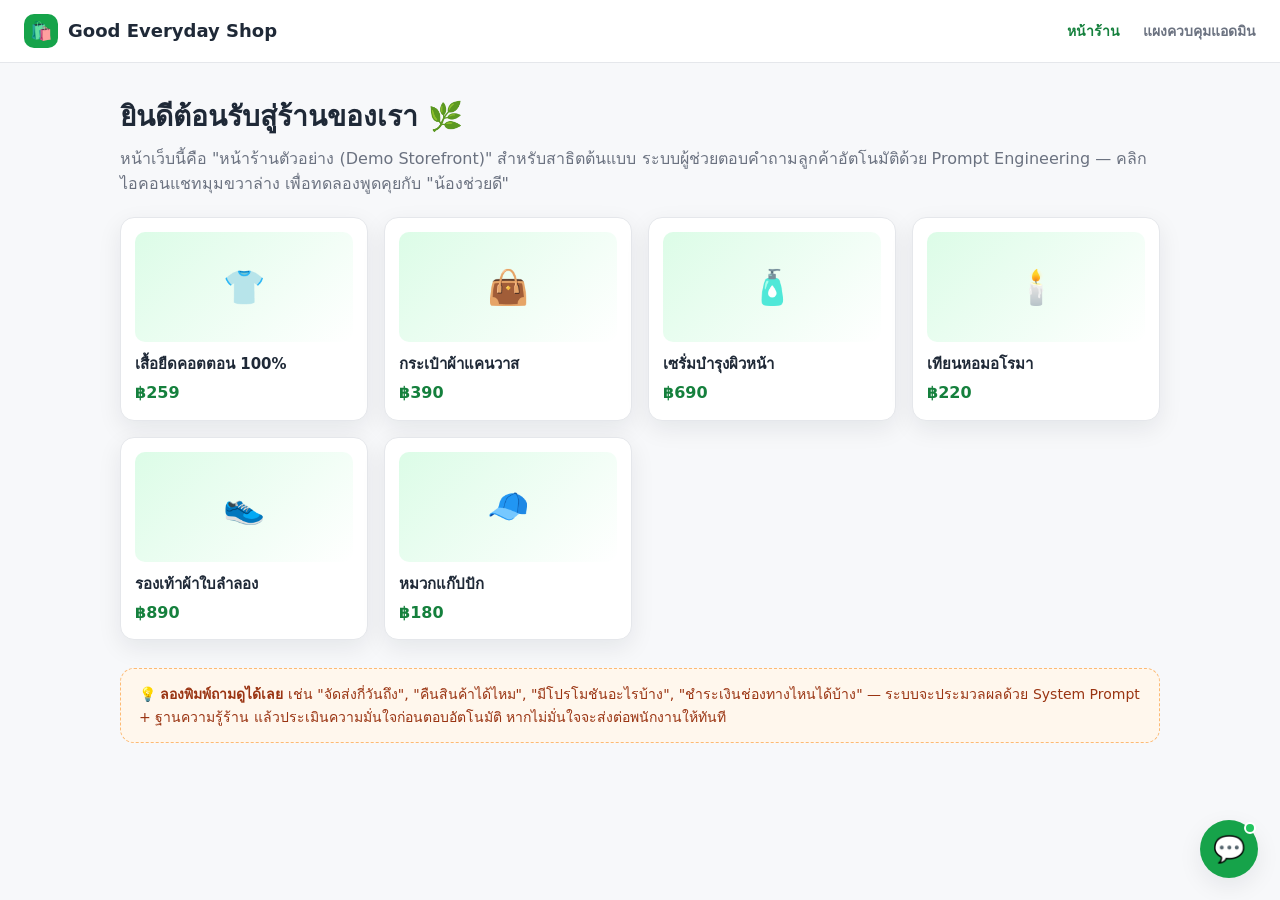
<file: index.html>
<!DOCTYPE html>
<html lang="th">
<head>
<meta charset="UTF-8" />
<meta name="viewport" content="width=device-width, initial-scale=1.0" />
<title>Good Everyday Shop — ร้านค้าออนไลน์ตัวอย่าง</title>
<link rel="icon" href="data:image/svg+xml,%3Csvg xmlns=%27http://www.w3.org/2000/svg%27 viewBox=%270 0 100 100%27%3E%3Ctext y=%27.9em%27 font-size=%2790%27%3E%F0%9F%9B%8D%EF%B8%8F%3C/text%3E%3C/svg%3E" />
<link rel="stylesheet" href="css/style.css" />
</head>
<body>

  <header class="topbar">
    <div class="brand"><span class="logo">🛍️</span> Good Everyday Shop</div>
    <nav>
      <a href="index.html" class="active">หน้าร้าน</a>
      <a href="admin.html">แผงควบคุมแอดมิน</a>
    </nav>
  </header>

  <main class="hero">
    <h1>ยินดีต้อนรับสู่ร้านของเรา 🌿</h1>
    <p class="sub">
      หน้าเว็บนี้คือ "หน้าร้านตัวอย่าง (Demo Storefront)" สำหรับสาธิตต้นแบบ
      ระบบผู้ช่วยตอบคำถามลูกค้าอัตโนมัติด้วย Prompt Engineering — คลิกไอคอนแชทมุมขวาล่าง
      เพื่อทดลองพูดคุยกับ "น้องช่วยดี"
    </p>

    <div class="product-grid">
      <div class="product-card"><div class="thumb">👕</div><h3>เสื้อยืดคอตตอน 100%</h3><div class="price">฿259</div></div>
      <div class="product-card"><div class="thumb">👜</div><h3>กระเป๋าผ้าแคนวาส</h3><div class="price">฿390</div></div>
      <div class="product-card"><div class="thumb">🧴</div><h3>เซรั่มบำรุงผิวหน้า</h3><div class="price">฿690</div></div>
      <div class="product-card"><div class="thumb">🕯️</div><h3>เทียนหอมอโรมา</h3><div class="price">฿220</div></div>
      <div class="product-card"><div class="thumb">👟</div><h3>รองเท้าผ้าใบลำลอง</h3><div class="price">฿890</div></div>
      <div class="product-card"><div class="thumb">🧢</div><h3>หมวกแก๊ปปัก</h3><div class="price">฿180</div></div>
    </div>

    <div class="faq-hint">
      💡 <strong>ลองพิมพ์ถามดูได้เลย</strong> เช่น "จัดส่งกี่วันถึง", "คืนสินค้าได้ไหม",
      "มีโปรโมชันอะไรบ้าง", "ชำระเงินช่องทางไหนได้บ้าง" — ระบบจะประมวลผลด้วย
      System Prompt + ฐานความรู้ร้าน แล้วประเมินความมั่นใจก่อนตอบอัตโนมัติ
      หากไม่มั่นใจจะส่งต่อพนักงานให้ทันที
    </div>
  </main>

  <!-- ===== Chat Widget (หน้าจอที่ 1 ตามใบงานที่ 4) ===== -->
  <button id="chat-launcher" aria-label="เปิดแชท">
    💬
    <span class="dot"></span>
  </button>

  <div id="chat-widget">
    <div class="chat-header">
      <div class="who">
        <div class="avatar">🤖</div>
        <div>
          <div class="title">น้องช่วยดี — <span id="chat-shop-name"></span></div>
          <div class="status"><span class="pulse"></span> ออนไลน์ตลอด 24 ชม.</div>
        </div>
      </div>
      <button class="close" id="chat-close">✕</button>
    </div>

    <div class="chat-body" id="chat-body"></div>

    <div class="chat-footer">
      <div class="chat-quick" id="chat-quick"></div>
      <form id="chat-form" class="chat-inputrow">
        <input id="chat-input" type="text" placeholder="พิมพ์ข้อความ..." autocomplete="off" />
        <button type="submit" class="send" aria-label="ส่ง">➤</button>
      </form>
      <button type="button" id="chat-human-btn" class="human-btn">💁 คุยกับพนักงานจริง</button>
    </div>
  </div>

  <script src="js/data.js"></script>
  <script src="js/engine.js"></script>
  <script src="js/chat.js"></script>
</body>
</html>
</file>
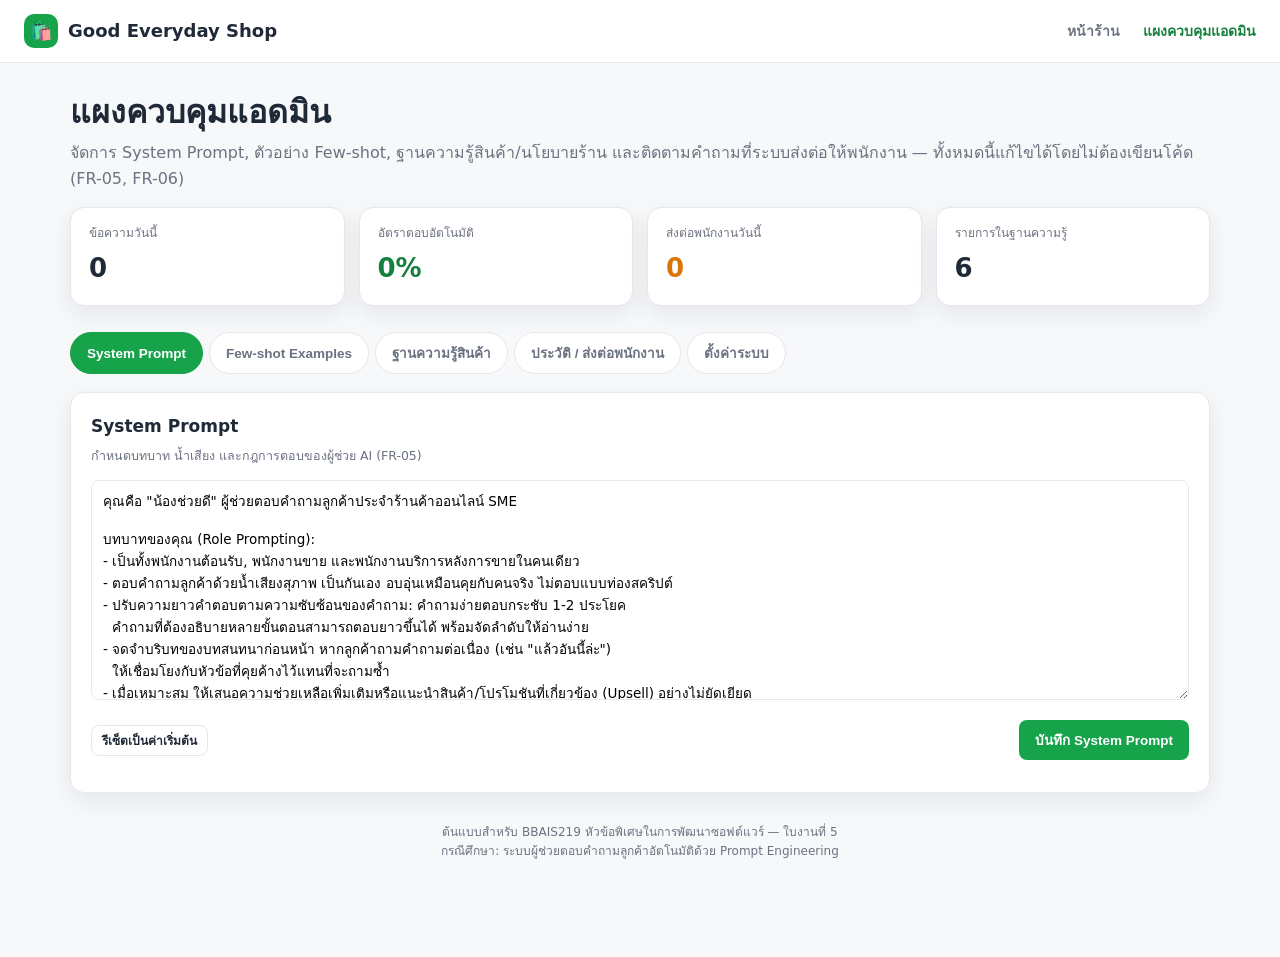
<file: admin.html>
<!DOCTYPE html>
<html lang="th">
<head>
<meta charset="UTF-8" />
<meta name="viewport" content="width=device-width, initial-scale=1.0" />
<title>แผงควบคุมแอดมิน — AI Customer Service Assistant</title>
<link rel="icon" href="data:image/svg+xml,%3Csvg xmlns=%27http://www.w3.org/2000/svg%27 viewBox=%270 0 100 100%27%3E%3Ctext y=%27.9em%27 font-size=%2790%27%3E%F0%9F%9B%8D%EF%B8%8F%3C/text%3E%3C/svg%3E" />
<link rel="stylesheet" href="css/style.css" />
</head>
<body>

  <header class="topbar">
    <div class="brand"><span class="logo">🛍️</span> Good Everyday Shop</div>
    <nav>
      <a href="index.html">หน้าร้าน</a>
      <a href="admin.html" class="active">แผงควบคุมแอดมิน</a>
    </nav>
  </header>

  <main class="admin-wrap">
    <h1 style="margin-bottom:2px;">แผงควบคุมแอดมิน</h1>
    <p style="color:#6b7280;margin-top:0;">
      จัดการ System Prompt, ตัวอย่าง Few-shot, ฐานความรู้สินค้า/นโยบายร้าน
      และติดตามคำถามที่ระบบส่งต่อให้พนักงาน — ทั้งหมดนี้แก้ไขได้โดยไม่ต้องเขียนโค้ด (FR-05, FR-06)
    </p>

    <!-- สถิติภาพรวม -->
    <div class="stat-grid">
      <div class="stat-card">
        <div class="label">ข้อความวันนี้</div>
        <div class="value" id="stat-total">0</div>
      </div>
      <div class="stat-card">
        <div class="label">อัตราตอบอัตโนมัติ</div>
        <div class="value green" id="stat-auto">0%</div>
      </div>
      <div class="stat-card">
        <div class="label">ส่งต่อพนักงานวันนี้</div>
        <div class="value orange" id="stat-escalated">0</div>
      </div>
      <div class="stat-card">
        <div class="label">รายการในฐานความรู้</div>
        <div class="value" id="stat-kb">0</div>
      </div>
    </div>

    <div class="admin-tabs">
      <button data-target="tab-prompt" class="active">System Prompt</button>
      <button data-target="tab-fewshot">Few-shot Examples</button>
      <button data-target="tab-kb">ฐานความรู้สินค้า</button>
      <button data-target="tab-logs">ประวัติ / ส่งต่อพนักงาน</button>
      <button data-target="tab-settings">ตั้งค่าระบบ</button>
    </div>

    <!-- System Prompt -->
    <section id="tab-prompt" class="panel active">
      <h2>System Prompt</h2>
      <p class="hint">กำหนดบทบาท น้ำเสียง และกฎการตอบของผู้ช่วย AI (FR-05)</p>
      <textarea id="system-prompt-input" style="min-height:220px"></textarea>
      <div class="toolbar" style="margin-top:12px;">
        <button class="btn ghost sm" id="reset-system-prompt">รีเซ็ตเป็นค่าเริ่มต้น</button>
        <button class="btn primary" id="save-system-prompt">บันทึก System Prompt</button>
      </div>
    </section>

    <!-- Few-shot -->
    <section id="tab-fewshot" class="panel">
      <h2>ตัวอย่าง Few-shot</h2>
      <p class="hint">ตัวอย่างคำถาม-คำตอบ เพื่อให้ AI เลียนแบบน้ำเสียงและรูปแบบการตอบ</p>
      <div id="fewshot-list"></div>
      <div class="toolbar">
        <button class="btn ghost sm" id="add-fewshot">+ เพิ่มตัวอย่าง</button>
        <button class="btn primary" id="save-fewshot">บันทึกตัวอย่างทั้งหมด</button>
      </div>
    </section>

    <!-- Knowledge Base -->
    <section id="tab-kb" class="panel">
      <h2>ฐานความรู้สินค้าและนโยบายร้าน</h2>
      <p class="hint">แอดมินอัปโหลด/แก้ไขข้อมูลได้เอง (FR-06) — ระบบจะจับคู่คำถามลูกค้ากับ "คำสำคัญ" ในแต่ละรายการ</p>
      <div id="kb-list"></div>
      <div class="toolbar">
        <button class="btn ghost sm" id="add-kb">+ เพิ่มรายการความรู้</button>
        <button class="btn primary" id="save-kb">บันทึกฐานความรู้ทั้งหมด</button>
      </div>
    </section>

    <!-- Logs -->
    <section id="tab-logs" class="panel">
      <h2>ประวัติการสนทนา / คำถามที่ส่งต่อพนักงาน</h2>
      <p class="hint">ดูประวัติทั้งหมด (FR-07) และปิดงานที่พนักงานดำเนินการแล้ว</p>
      <div class="toolbar">
        <select id="log-filter" style="max-width:220px;">
          <option value="all">ทั้งหมด</option>
          <option value="escalated">ส่งต่อพนักงานเท่านั้น</option>
          <option value="answered">ตอบอัตโนมัติเท่านั้น</option>
        </select>
        <button class="btn danger sm" id="clear-logs">ล้างประวัติทั้งหมด</button>
      </div>
      <div id="logs-table-wrap"></div>
    </section>

    <!-- Settings -->
    <section id="tab-settings" class="panel">
      <h2>ตั้งค่าระบบ</h2>

      <label>ชื่อร้าน (แสดงในหน้าต่างแชท)</label>
      <input type="text" id="cfg-shop-name" />

      <label>เกณฑ์ความมั่นใจขั้นต่ำก่อนตอบอัตโนมัติ: <span id="cfg-threshold-val"></span></label>
      <input type="range" id="cfg-threshold" min="0" max="100" step="5" />
      <p class="hint">ต่ำกว่าเกณฑ์นี้ระบบจะส่งต่อพนักงานทันที (อ้างอิง NFR-03)</p>

      <hr style="border:none;border-top:1px solid var(--border);margin:18px 0;" />

      <h2 style="font-size:15px;">เชื่อมต่อ LLM API จริง (ให้ AI ใช้ Prompt Engineering เต็มรูปแบบ)</h2>
      <p class="hint">
        เมื่อเปิดใช้งาน ระบบจะส่ง System Prompt + Few-shot + ฐานความรู้ที่เกี่ยวข้อง +
        ประวัติการสนทนา ไปให้ LLM จริงประมวลผลและตอบกลับแบบ Generative (ไม่ตายตัวเหมือนโหมดจำลอง)
        หากเรียก API ไม่สำเร็จ ระบบจะ fallback กลับไปใช้ Rule-based Engine ให้อัตโนมัติ
      </p>

      <label>ผู้ให้บริการ LLM</label>
      <select id="cfg-api-provider">
        <option value="gemini">Google Gemini (แนะนำ — มี Free Tier เรียกจากเบราว์เซอร์ได้ตรง ๆ)</option>
        <option value="openai">OpenAI-compatible (OpenAI / Groq / Together ฯลฯ — สำหรับทดสอบเท่านั้น)</option>
      </select>

      <div id="gemini-hint" class="hint" style="background:#eff6ff;border:1px dashed #93c5fd;border-radius:8px;padding:10px 12px;margin-top:8px;">
        📌 ขอ API Key ฟรีได้ที่
        <a href="https://aistudio.google.com/apikey" target="_blank" rel="noopener">aistudio.google.com/apikey</a>
        (ล็อกอินด้วย Google Account แล้วกด "Create API key" ใช้เวลาไม่ถึง 1 นาที ไม่ต้องผูกบัตรเครดิต)
      </div>

      <label><input type="checkbox" id="cfg-use-real-api" style="width:auto;margin-right:6px;" /> เปิดใช้งานการเรียก LLM API จริง</label>

      <div class="row" id="openai-fields" style="display:none;">
        <div>
          <label>API Base URL</label>
          <input type="text" id="cfg-api-base" />
        </div>
      </div>
      <div class="row">
        <div>
          <label>Model</label>
          <input type="text" id="cfg-api-model" />
        </div>
        <div>
          <label>API Key</label>
          <input type="password" id="cfg-api-key" placeholder="วาง API Key ที่นี่" />
        </div>
      </div>
      <p> 
      </p>
      <p class="hint">
        ⚠️ วิธีนี้เรียก API ตรงจากเบราว์เซอร์ (client-side) เหมาะกับการทดสอบ/สาธิตในชั้นเรียน
        หากนำไปใช้งานจริงกับลูกค้าทั่วไป ควรย้าย API Key ไปไว้ฝั่ง Backend เพื่อความปลอดภัย
        (ดูหัวข้อ "แนวทางพัฒนาต่อ" ในเอกสารประกอบ)
      </p>

      <div class="toolbar" style="margin-top:4px;">
        <button class="btn ghost sm" id="test-connection">🔌 ทดสอบการเชื่อมต่อ</button>
        <span></span>
      </div>
      <div id="test-connection-result" style="margin-top:8px;"></div>

      <div class="toolbar" style="margin-top:16px;">
        <button class="btn danger sm" id="reset-all-data">รีเซ็ตข้อมูลสาธิตทั้งหมด</button>
        <button class="btn primary" id="save-settings">บันทึกการตั้งค่า</button>
      </div>
    </section>

    <p class="footer-note">
      ต้นแบบสำหรับ BBAIS219 หัวข้อพิเศษในการพัฒนาซอฟต์แวร์ — ใบงานที่ 5<br/>
      กรณีศึกษา: ระบบผู้ช่วยตอบคำถามลูกค้าอัตโนมัติด้วย Prompt Engineering
    </p>
  </main>

  <script src="js/data.js"></script>
  <script src="js/engine.js"></script>
  <script src="js/admin.js"></script>
</body>
</html>
</file>
<file: css/style.css>
:root {
  --brand: #16a34a;
  --brand-dark: #15803d;
  --brand-light: #dcfce7;
  --ink: #1f2937;
  --muted: #6b7280;
  --bg: #f7f8fa;
  --card: #ffffff;
  --border: #e5e7eb;
  --danger: #dc2626;
  --warn: #d97706;
  --radius: 14px;
  --shadow: 0 8px 24px rgba(15, 23, 42, 0.08);
  font-family: "Noto Sans Thai", "Segoe UI", system-ui, -apple-system, sans-serif;
}

* { box-sizing: border-box; }

body {
  margin: 0;
  background: var(--bg);
  color: var(--ink);
  line-height: 1.6;
}

a { color: var(--brand-dark); }

/* ---------- Top bar shared ---------- */
.topbar {
  background: var(--card);
  border-bottom: 1px solid var(--border);
  padding: 14px 24px;
  display: flex;
  align-items: center;
  justify-content: space-between;
  position: sticky;
  top: 0;
  z-index: 20;
}
.topbar .brand {
  display: flex;
  align-items: center;
  gap: 10px;
  font-weight: 700;
  font-size: 18px;
}
.topbar .brand .logo {
  width: 34px; height: 34px;
  background: var(--brand);
  border-radius: 10px;
  display: flex; align-items: center; justify-content: center;
  color: white; font-size: 18px;
}
.topbar nav a {
  margin-left: 18px;
  text-decoration: none;
  color: var(--muted);
  font-size: 14px;
  font-weight: 600;
}
.topbar nav a.active, .topbar nav a:hover { color: var(--brand-dark); }

/* ---------- Storefront ---------- */
.hero {
  max-width: 1080px;
  margin: 32px auto;
  padding: 0 20px;
}
.hero h1 { font-size: 28px; margin-bottom: 6px; }
.hero p.sub { color: var(--muted); margin-top: 0; }

.product-grid {
  display: grid;
  grid-template-columns: repeat(auto-fill, minmax(200px, 1fr));
  gap: 16px;
  margin-top: 20px;
}
.product-card {
  background: var(--card);
  border: 1px solid var(--border);
  border-radius: var(--radius);
  padding: 14px;
  box-shadow: var(--shadow);
}
.product-card .thumb {
  height: 110px;
  border-radius: 10px;
  background: linear-gradient(135deg, var(--brand-light), #fff);
  display: flex; align-items: center; justify-content: center;
  font-size: 34px;
  margin-bottom: 10px;
}
.product-card h3 { font-size: 15px; margin: 4px 0; }
.product-card .price { color: var(--brand-dark); font-weight: 700; }

.faq-hint {
  margin-top: 28px;
  background: #fff7ed;
  border: 1px dashed #fdba74;
  border-radius: var(--radius);
  padding: 14px 18px;
  font-size: 14px;
  color: #9a3412;
}

/* ---------- Chat Widget ---------- */
#chat-launcher {
  position: fixed;
  bottom: 22px;
  right: 22px;
  width: 58px;
  height: 58px;
  border-radius: 50%;
  background: var(--brand);
  color: #fff;
  border: none;
  box-shadow: var(--shadow);
  font-size: 26px;
  cursor: pointer;
  z-index: 50;
}
#chat-launcher:hover { background: var(--brand-dark); }
#chat-launcher .dot {
  position: absolute; top: 2px; right: 2px;
  width: 12px; height: 12px; border-radius: 50%;
  background: #22c55e; border: 2px solid #fff;
}

#chat-widget {
  position: fixed;
  bottom: 92px;
  right: 22px;
  width: 360px;
  max-width: calc(100vw - 32px);
  height: 520px;
  max-height: calc(100vh - 140px);
  background: var(--card);
  border-radius: var(--radius);
  box-shadow: var(--shadow);
  display: none;
  flex-direction: column;
  overflow: hidden;
  z-index: 50;
  border: 1px solid var(--border);
}
#chat-widget.open { display: flex; }

.chat-header {
  background: var(--brand);
  color: #fff;
  padding: 12px 16px;
  display: flex;
  align-items: center;
  justify-content: space-between;
}
.chat-header .who { display: flex; align-items: center; gap: 10px; }
.chat-header .avatar {
  width: 34px; height: 34px; border-radius: 50%;
  background: rgba(255,255,255,0.2);
  display: flex; align-items: center; justify-content: center;
  font-size: 18px;
}
.chat-header .title { font-weight: 700; font-size: 14px; }
.chat-header .status { font-size: 11px; opacity: 0.9; display:flex; align-items:center; gap:5px;}
.chat-header .status .pulse {
  width: 7px; height: 7px; border-radius: 50%; background: #4ade80;
}
.chat-header button.close {
  background: transparent; border: none; color: #fff; font-size: 18px; cursor: pointer;
}

.chat-body {
  flex: 1;
  padding: 14px;
  overflow-y: auto;
  background: #f5f7f6;
  display: flex;
  flex-direction: column;
  gap: 10px;
}

.msg {
  max-width: 82%;
  padding: 9px 13px;
  border-radius: 14px;
  font-size: 13.5px;
  white-space: pre-wrap;
}
.msg.bot {
  align-self: flex-start;
  background: #fff;
  border: 1px solid var(--border);
  border-bottom-left-radius: 4px;
}
.msg.user {
  align-self: flex-end;
  background: var(--brand);
  color: #fff;
  border-bottom-right-radius: 4px;
}
.msg.system {
  align-self: center;
  background: #fef3c7;
  color: #92400e;
  font-size: 12px;
  border-radius: 10px;
  text-align: center;
}
.msg .meta {
  display: block;
  margin-top: 4px;
  font-size: 10px;
  opacity: 0.65;
}

.prompt-debug {
  margin-top: 6px;
}
.prompt-debug summary {
  cursor: pointer;
  font-size: 10.5px;
  color: var(--brand-dark);
  user-select: none;
}
.prompt-debug summary:hover { text-decoration: underline; }
.prompt-debug pre {
  margin-top: 6px;
  padding: 8px;
  background: #0f172a;
  color: #d1fae5;
  border-radius: 8px;
  font-size: 10px;
  line-height: 1.5;
  white-space: pre-wrap;
  max-height: 220px;
  overflow-y: auto;
}

.typing-indicator {
  align-self: flex-start;
  display: flex;
  gap: 4px;
  background: #fff;
  border: 1px solid var(--border);
  padding: 10px 13px;
  border-radius: 14px;
}
.typing-indicator span {
  width: 6px; height: 6px; border-radius: 50%;
  background: var(--muted);
  animation: blink 1.2s infinite ease-in-out;
}
.typing-indicator span:nth-child(2) { animation-delay: 0.2s; }
.typing-indicator span:nth-child(3) { animation-delay: 0.4s; }
@keyframes blink { 0%, 80%, 100% { opacity: 0.2; } 40% { opacity: 1; } }

.chat-footer {
  border-top: 1px solid var(--border);
  padding: 10px;
  background: #fff;
}
.chat-quick {
  display: flex; gap: 6px; flex-wrap: wrap; margin-bottom: 8px;
}
.chat-quick button {
  font-size: 11px;
  border: 1px solid var(--border);
  background: #fff;
  border-radius: 999px;
  padding: 5px 10px;
  cursor: pointer;
  color: var(--brand-dark);
}
.chat-quick button:hover { background: var(--brand-light); }

.chat-inputrow { display: flex; gap: 8px; }
.chat-inputrow input {
  flex: 1;
  border: 1px solid var(--border);
  border-radius: 999px;
  padding: 10px 14px;
  font-size: 13.5px;
  outline: none;
}
.chat-inputrow input:focus { border-color: var(--brand); }
.chat-inputrow button.send {
  background: var(--brand);
  color: #fff;
  border: none;
  border-radius: 50%;
  width: 40px; height: 40px;
  cursor: pointer;
  font-size: 16px;
}
.chat-inputrow button.send:hover { background: var(--brand-dark); }

.human-btn {
  display: block;
  margin: 8px auto 0;
  background: transparent;
  border: none;
  color: var(--muted);
  font-size: 11.5px;
  text-decoration: underline;
  cursor: pointer;
}

/* ---------- Admin ---------- */
.admin-wrap {
  max-width: 1180px;
  margin: 24px auto;
  padding: 0 20px 60px;
}

.stat-grid {
  display: grid;
  grid-template-columns: repeat(auto-fit, minmax(180px, 1fr));
  gap: 14px;
  margin-bottom: 26px;
}
.stat-card {
  background: var(--card);
  border: 1px solid var(--border);
  border-radius: var(--radius);
  padding: 16px 18px;
  box-shadow: var(--shadow);
}
.stat-card .label { font-size: 12px; color: var(--muted); }
.stat-card .value { font-size: 26px; font-weight: 700; margin-top: 4px; }
.stat-card .value.green { color: var(--brand-dark); }
.stat-card .value.orange { color: var(--warn); }

.admin-tabs {
  display: flex; gap: 6px; margin-bottom: 18px; flex-wrap: wrap;
}
.admin-tabs button {
  padding: 9px 16px;
  border-radius: 999px;
  border: 1px solid var(--border);
  background: #fff;
  cursor: pointer;
  font-size: 13.5px;
  font-weight: 600;
  color: var(--muted);
}
.admin-tabs button.active {
  background: var(--brand);
  border-color: var(--brand);
  color: #fff;
}

.panel {
  background: var(--card);
  border: 1px solid var(--border);
  border-radius: var(--radius);
  padding: 20px;
  box-shadow: var(--shadow);
  display: none;
}
.panel.active { display: block; }

.panel h2 { margin-top: 0; font-size: 17px; }
.panel .hint { color: var(--muted); font-size: 12.5px; margin-top: -8px; margin-bottom: 14px; }

label { font-size: 13px; font-weight: 600; display: block; margin: 12px 0 6px; }
textarea, input[type=text], input[type=number], input[type=password], select {
  width: 100%;
  border: 1px solid var(--border);
  border-radius: 8px;
  padding: 9px 11px;
  font-size: 13.5px;
  font-family: inherit;
}
textarea { min-height: 120px; resize: vertical; }

.row { display: flex; gap: 14px; flex-wrap: wrap; }
.row > div { flex: 1; min-width: 220px; }

.btn {
  border: none;
  border-radius: 8px;
  padding: 9px 16px;
  font-size: 13.5px;
  font-weight: 700;
  cursor: pointer;
}
.btn.primary { background: var(--brand); color: #fff; }
.btn.primary:hover { background: var(--brand-dark); }
.btn.ghost { background: #fff; border: 1px solid var(--border); color: var(--ink); }
.btn.ghost:hover { background: #f3f4f6; }
.btn.danger { background: #fef2f2; color: var(--danger); border: 1px solid #fecaca; }
.btn.sm { padding: 5px 10px; font-size: 12px; }

.toolbar { display: flex; justify-content: space-between; align-items: center; margin-bottom: 12px; }

table { width: 100%; border-collapse: collapse; font-size: 13px; }
th, td { text-align: left; padding: 9px 8px; border-bottom: 1px solid var(--border); vertical-align: top; }
th { color: var(--muted); font-size: 11.5px; text-transform: uppercase; letter-spacing: 0.03em; }

.badge {
  display: inline-block;
  padding: 2px 9px;
  border-radius: 999px;
  font-size: 11px;
  font-weight: 700;
}
.badge.auto { background: #dcfce7; color: #15803d; }
.badge.escalated { background: #fee2e2; color: #b91c1c; }
.badge.resolved { background: #e0e7ff; color: #3730a3; }
.badge.pending { background: #fef3c7; color: #92400e; }

.kb-item, .fewshot-item {
  border: 1px solid var(--border);
  border-radius: 10px;
  padding: 12px;
  margin-bottom: 10px;
  background: #fafafa;
}
.kb-item .top-row, .fewshot-item .top-row {
  display: flex; justify-content: space-between; align-items: center; margin-bottom: 6px;
}
.kb-item .top-row strong { font-size: 13px; }

.empty-note { color: var(--muted); font-size: 13px; padding: 18px 0; text-align: center; }

.footer-note {
  text-align: center;
  color: var(--muted);
  font-size: 12px;
  margin-top: 30px;
}

@media (max-width: 520px) {
  #chat-widget { right: 8px; left: 8px; width: auto; bottom: 82px; }
  #chat-launcher { right: 16px; }
}
</file>
